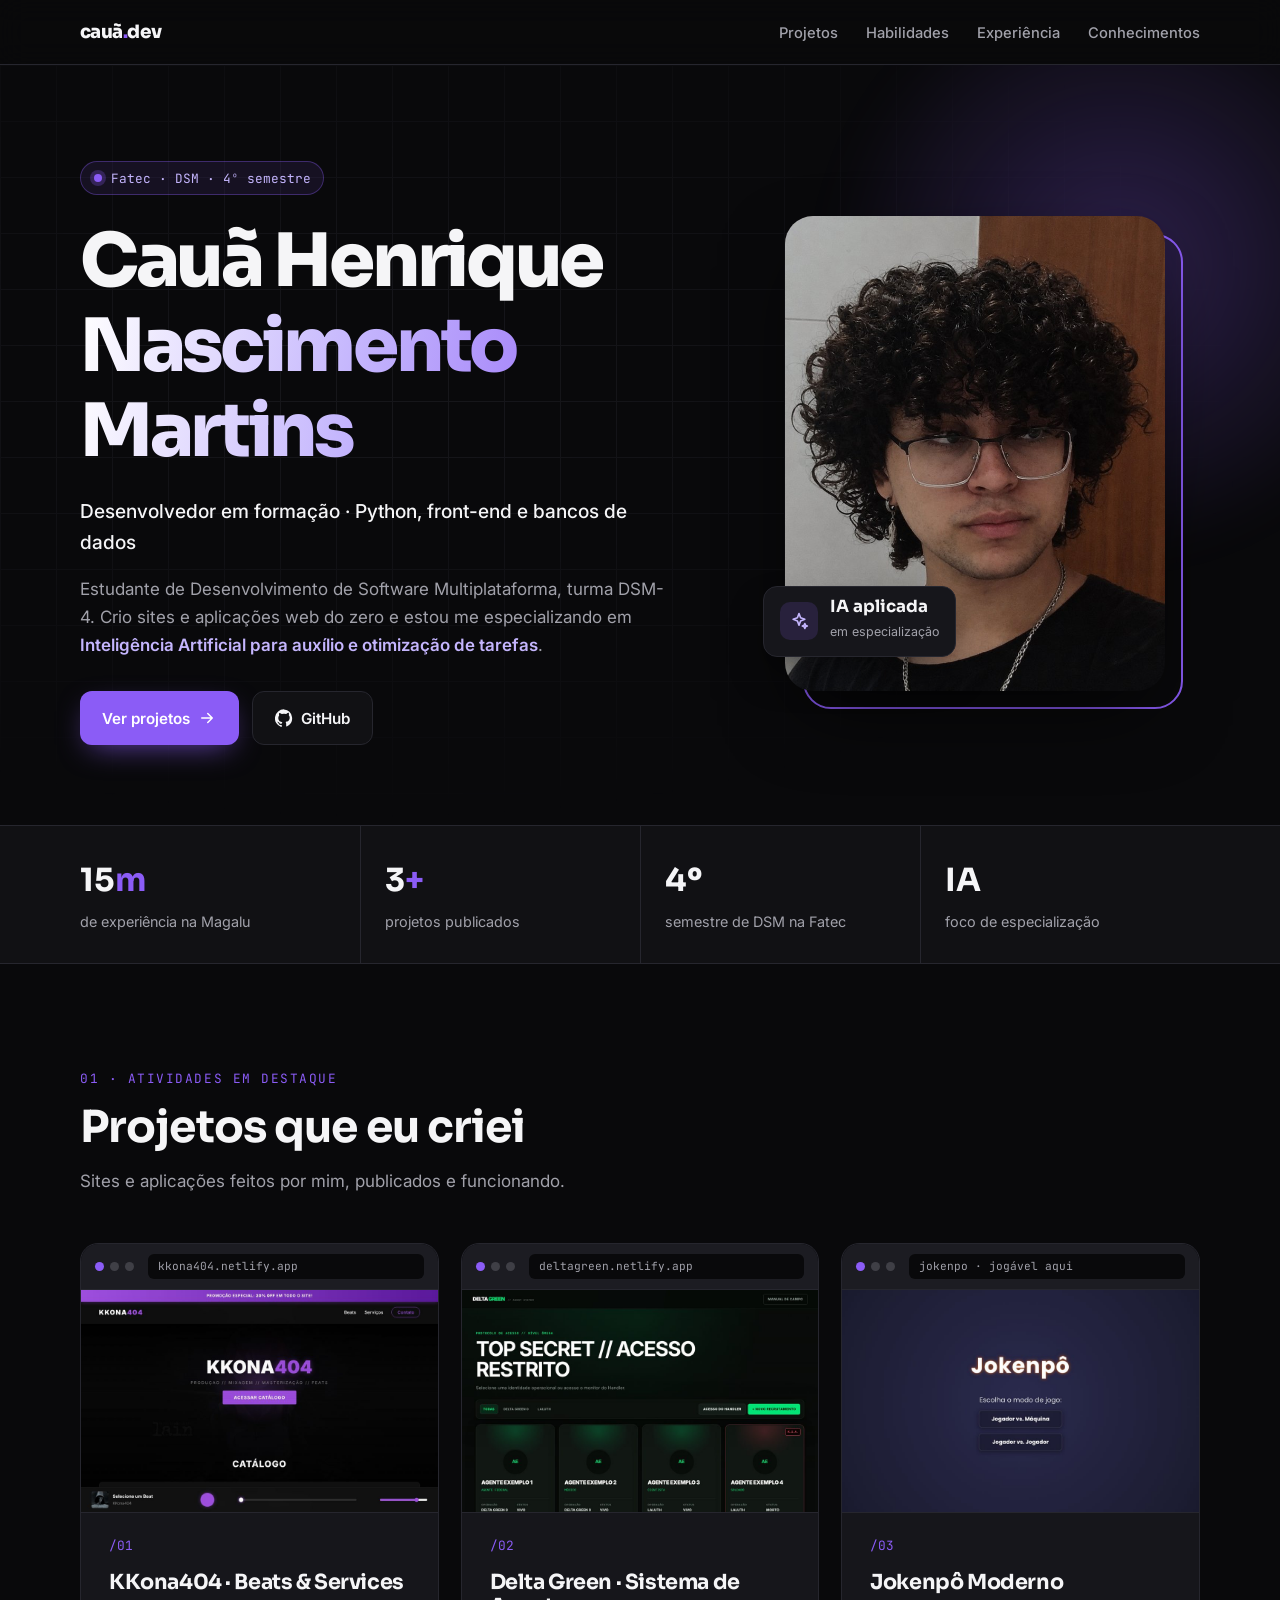
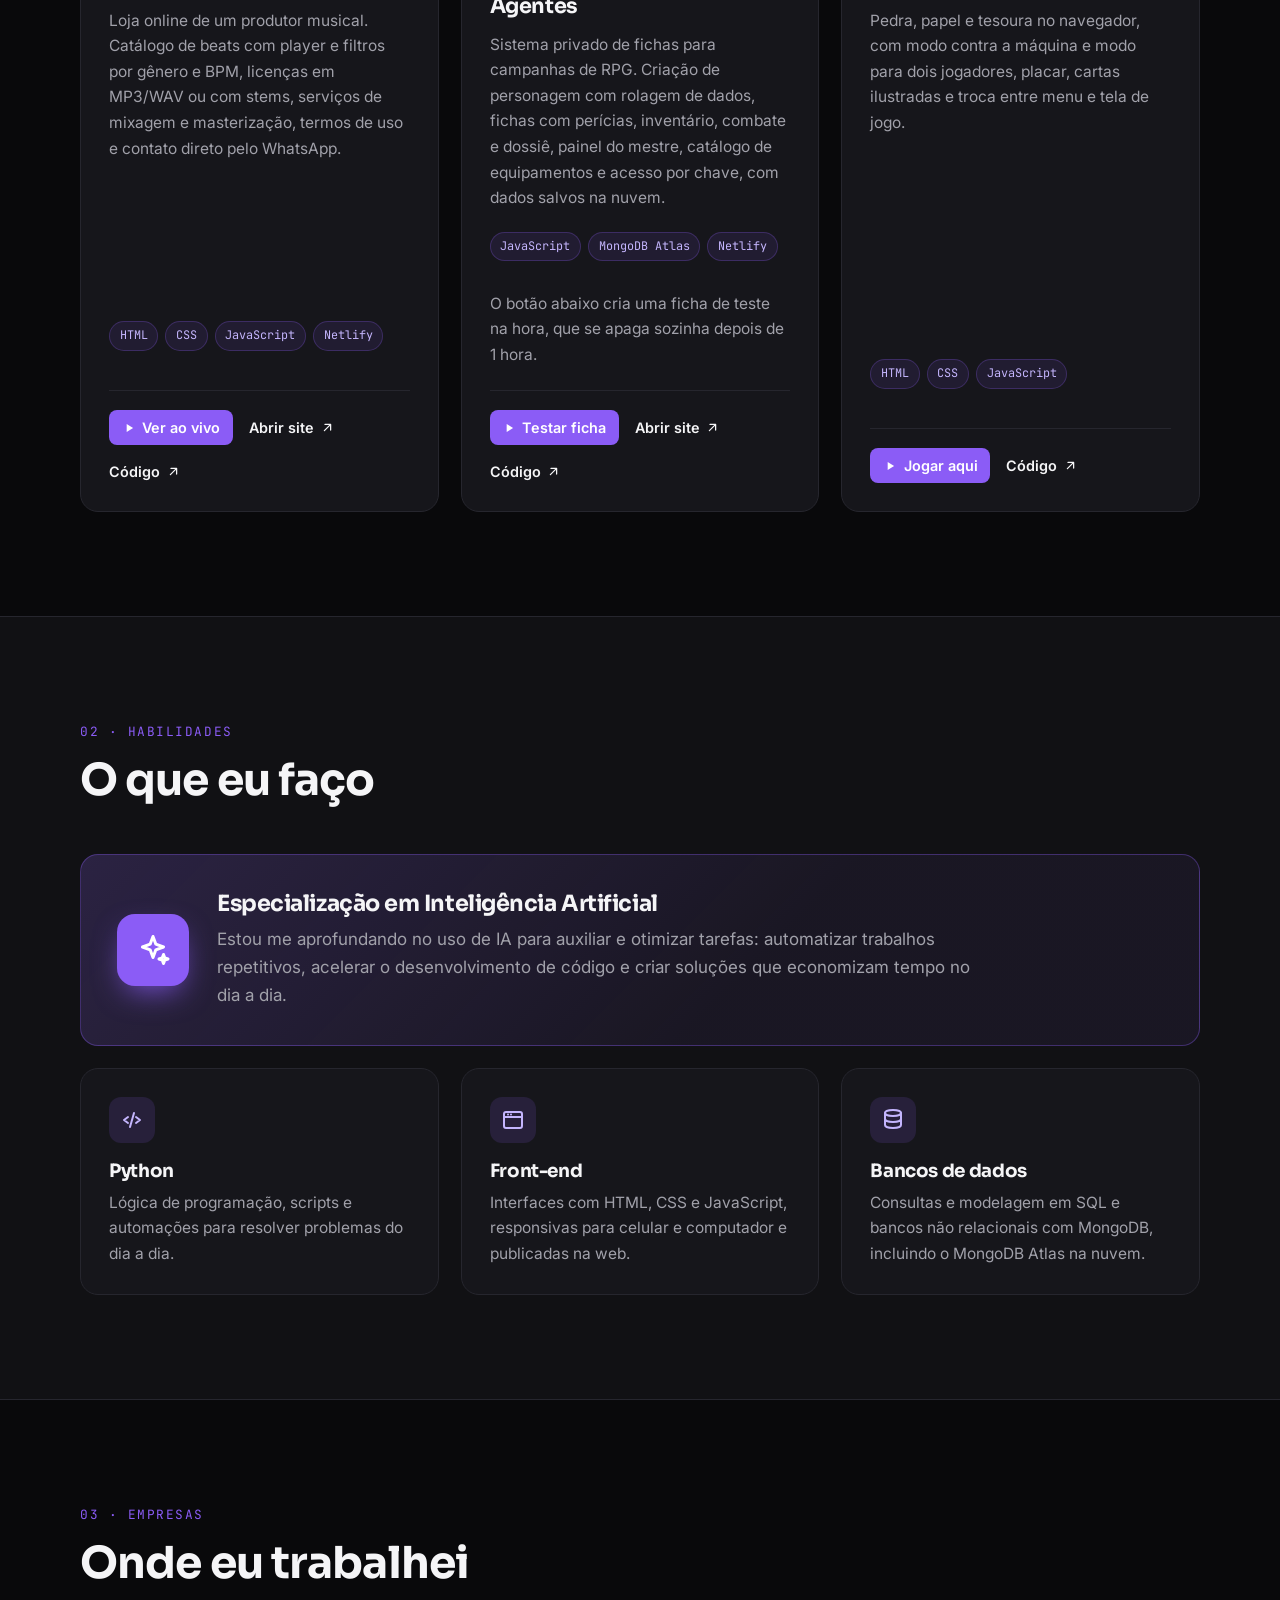
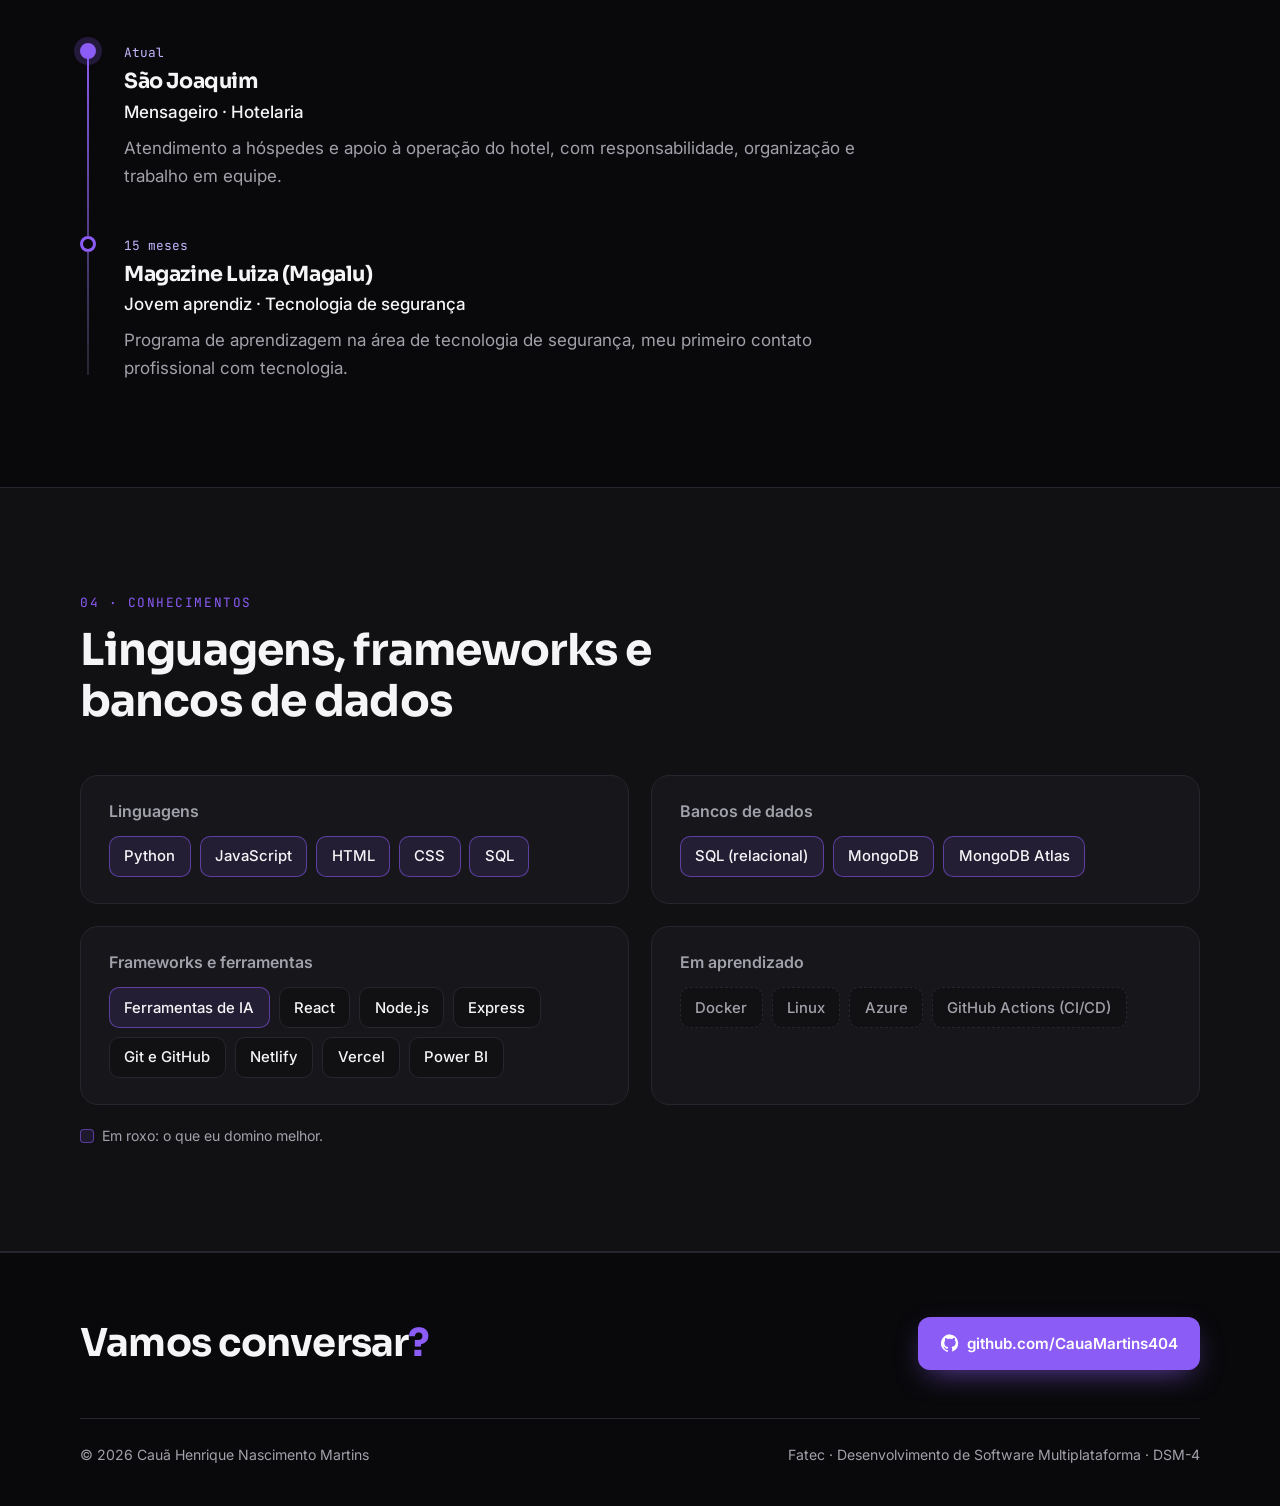
<file: index.html>
<!DOCTYPE html>
<html lang="pt-BR">
<head>
  <meta charset="UTF-8">
  <meta name="viewport" content="width=device-width, initial-scale=1">
  <title>Cauã Martins · Portfólio</title>
  <meta name="description" content="Portfólio de Cauã Henrique Nascimento Martins, estudante de Desenvolvimento de Software Multiplataforma na Fatec. Python, front-end, bancos de dados e IA aplicada.">
  <meta name="theme-color" content="#09090b">
  <link rel="preconnect" href="https://fonts.googleapis.com">
  <link rel="preconnect" href="https://fonts.gstatic.com" crossorigin>
  <link href="https://fonts.googleapis.com/css2?family=Sora:wght@500;600;700;800&family=Inter:wght@400;500;600&family=JetBrains+Mono:wght@500&display=swap" rel="stylesheet">
  <style>
    :root {
      --bg: #09090b;
      --bg-2: #111114;
      --surface: #16161b;
      --line: #26262e;
      --text: #f5f5f7;
      --muted: #a1a1aa;
      --purple: #8b5cf6;
      --purple-light: #c4b5fd;
      --radius: 18px;
      --wrap: 1120px;
      --font-head: "Sora", system-ui, sans-serif;
      --font-body: "Inter", system-ui, -apple-system, "Segoe UI", sans-serif;
      --font-mono: "JetBrains Mono", ui-monospace, Consolas, monospace;
    }

    *, *::before, *::after { box-sizing: border-box; }
    html { scroll-behavior: smooth; }
    body {
      margin: 0;
      background: var(--bg);
      color: var(--text);
      font-family: var(--font-body);
      font-size: 1.0625rem;
      line-height: 1.65;
      -webkit-font-smoothing: antialiased;
      overflow-x: hidden;
    }
    img { max-width: 100%; display: block; }
    a { color: inherit; }
    h1, h2, h3 { font-family: var(--font-head); line-height: 1.15; margin: 0; letter-spacing: -0.02em; }
    p { margin: 0; }

    .wrap { width: min(100% - 32px, var(--wrap)); margin-inline: auto; }

    .skip {
      position: absolute; left: 16px; top: -60px; z-index: 100;
      background: var(--purple); color: #fff; padding: .6rem 1rem; border-radius: 10px;
      text-decoration: none; font-weight: 600;
    }
    .skip:focus { top: 16px; }
    :focus-visible { outline: 2px solid var(--purple-light); outline-offset: 3px; border-radius: 6px; }

    /* ---------- Navegação ---------- */
    .nav {
      position: sticky; top: 0; z-index: 50;
      background: rgba(9, 9, 11, .78);
      backdrop-filter: blur(14px);
      -webkit-backdrop-filter: blur(14px);
      border-bottom: 1px solid var(--line);
    }
    .nav .wrap { display: flex; align-items: center; justify-content: space-between; height: 64px; }
    .logo {
      font-family: var(--font-head); font-weight: 800; font-size: 1.15rem;
      text-decoration: none; letter-spacing: -0.03em;
    }
    .logo span { color: var(--purple); }
    .nav ul { display: flex; gap: 1.75rem; list-style: none; margin: 0; padding: 0; }
    .nav ul a {
      text-decoration: none; color: var(--muted); font-size: .92rem; font-weight: 500;
      transition: color .2s;
    }
    .nav ul a:hover { color: var(--text); }

    /* ---------- Topo (nome + foto) ---------- */
    .hero { position: relative; padding: 96px 0 80px; isolation: isolate; overflow: hidden; }
    .hero::before {
      content: ""; position: absolute; z-index: -1;
      width: 640px; height: 640px; right: -160px; top: -120px;
      background: radial-gradient(circle, rgba(139, 92, 246, .28), transparent 65%);
      filter: blur(20px);
    }
    .hero::after {
      content: ""; position: absolute; inset: 0; z-index: -2;
      background-image:
        linear-gradient(var(--line) 1px, transparent 1px),
        linear-gradient(90deg, var(--line) 1px, transparent 1px);
      background-size: 56px 56px;
      mask-image: radial-gradient(ellipse at 30% 40%, #000 10%, transparent 70%);
      -webkit-mask-image: radial-gradient(ellipse at 30% 40%, #000 10%, transparent 70%);
      opacity: .45;
    }
    .hero .wrap {
      display: grid; grid-template-columns: 1.35fr 1fr; gap: 64px; align-items: center;
    }
    .tag {
      display: inline-flex; align-items: center; gap: .55rem;
      font-family: var(--font-mono); font-size: .8rem; color: var(--purple-light);
      background: rgba(139, 92, 246, .1); border: 1px solid rgba(139, 92, 246, .35);
      padding: .35rem .8rem; border-radius: 999px; margin-bottom: 1.5rem;
    }
    .tag .dot {
      width: 8px; height: 8px; border-radius: 50%; background: var(--purple);
      box-shadow: 0 0 0 4px rgba(139, 92, 246, .25);
    }
    .hero h1 {
      font-size: clamp(2.6rem, 6.2vw, 4.6rem); font-weight: 800; letter-spacing: -0.045em;
    }
    .hero h1 .destaque {
      display: block;
      background: linear-gradient(100deg, #fff 0%, var(--purple-light) 45%, var(--purple) 100%);
      -webkit-background-clip: text; background-clip: text; color: transparent;
    }
    .cargo { margin-top: 1.4rem; font-size: 1.2rem; color: var(--text); font-weight: 500; }
    .resumo { margin-top: 1rem; color: var(--muted); max-width: 54ch; }
    .resumo strong { color: var(--purple-light); font-weight: 600; }
    .acoes { display: flex; flex-wrap: wrap; gap: .8rem; margin-top: 2rem; }
    .btn {
      display: inline-flex; align-items: center; gap: .5rem;
      padding: .85rem 1.4rem; border-radius: 12px; text-decoration: none;
      font-weight: 600; font-size: .95rem; transition: transform .2s, background .2s, border-color .2s;
    }
    .btn-primario { background: var(--purple); color: #fff; box-shadow: 0 10px 30px -10px rgba(139, 92, 246, .7); }
    .btn-primario:hover { background: #7c3aed; transform: translateY(-2px); }
    .btn-secundario { border: 1px solid var(--line); color: var(--text); background: var(--bg-2); }
    .btn-secundario:hover { border-color: var(--purple); transform: translateY(-2px); }
    .btn svg { width: 18px; height: 18px; flex: none; }

    .foto-moldura { position: relative; justify-self: center; width: min(100%, 380px); }
    .foto-moldura::before {
      content: ""; position: absolute; inset: 18px -18px -18px 18px;
      border: 2px solid var(--purple); border-radius: 28px;
    }
    .foto-moldura img {
      position: relative; width: 100%; height: auto; aspect-ratio: 4 / 5; object-fit: cover; object-position: center 30%;
      border-radius: 28px; box-shadow: 0 30px 80px -20px rgba(0, 0, 0, .8);
    }
    .selo {
      position: absolute; left: -22px; bottom: 34px;
      background: var(--surface); border: 1px solid var(--line); border-radius: 14px;
      padding: .7rem 1rem; display: flex; align-items: center; gap: .7rem;
      box-shadow: 0 20px 40px -12px rgba(0, 0, 0, .7);
    }
    .selo b { font-family: var(--font-head); font-size: 1.05rem; display: block; line-height: 1.1; }
    .selo small { color: var(--muted); font-size: .78rem; }
    .selo .ico {
      width: 38px; height: 38px; border-radius: 10px; display: grid; place-items: center;
      background: rgba(139, 92, 246, .15); color: var(--purple-light);
    }
    .selo .ico svg { width: 20px; height: 20px; }

    /* ---------- Números ---------- */
    .numeros { border-block: 1px solid var(--line); background: var(--bg-2); }
    .numeros .wrap { display: grid; grid-template-columns: repeat(4, 1fr); }
    .numero { padding: 28px 24px; border-left: 1px solid var(--line); }
    .numero:first-child { border-left: 0; padding-left: 0; }
    .numero b { font-family: var(--font-head); font-size: 2rem; font-weight: 700; display: block; }
    .numero b span { color: var(--purple); }
    .numero small { color: var(--muted); font-size: .9rem; }

    /* ---------- Seções ---------- */
    section.bloco { padding: 104px 0; }
    section.alt { background: var(--bg-2); border-block: 1px solid var(--line); }
    .cabeca { margin-bottom: 48px; max-width: 680px; }
    .rotulo {
      font-family: var(--font-mono); font-size: .8rem; color: var(--purple);
      text-transform: uppercase; letter-spacing: .12em; margin-bottom: .8rem; display: block;
    }
    .cabeca h2 { font-size: clamp(2rem, 4vw, 2.75rem); font-weight: 700; }
    .cabeca p { color: var(--muted); margin-top: .9rem; }

    /* Destaque IA */
    .ia {
      display: grid; grid-template-columns: auto 1fr; gap: 28px; align-items: center;
      padding: 36px; border-radius: var(--radius); margin-bottom: 22px;
      background:
        linear-gradient(135deg, rgba(139, 92, 246, .18), rgba(91, 33, 182, .05) 60%),
        var(--surface);
      border: 1px solid rgba(139, 92, 246, .35);
    }
    .ia .ico-grande {
      width: 72px; height: 72px; border-radius: 18px; display: grid; place-items: center;
      background: var(--purple); color: #fff; box-shadow: 0 12px 30px -8px rgba(139, 92, 246, .8);
    }
    .ia .ico-grande svg { width: 36px; height: 36px; }
    .ia h3 { font-size: 1.4rem; }
    .ia p { color: var(--muted); margin-top: .5rem; max-width: 70ch; }

    /* Projetos */
    .projetos { display: grid; grid-template-columns: repeat(3, 1fr); gap: 22px; }
    .projeto {
      display: flex; flex-direction: column;
      background: var(--surface); border: 1px solid var(--line); border-radius: var(--radius);
      padding: 28px; transition: transform .25s, border-color .25s, box-shadow .25s;
    }
    .projeto:hover {
      transform: translateY(-6px); border-color: rgba(139, 92, 246, .6);
      box-shadow: 0 24px 50px -20px rgba(139, 92, 246, .45);
    }
    .projeto .num { font-family: var(--font-mono); font-size: .8rem; color: var(--purple); }
    .projeto h3 { font-size: 1.3rem; margin-top: .9rem; }
    .projeto p { color: var(--muted); margin-top: .8rem; font-size: .97rem; flex: 1; }
    .chips { display: flex; flex-wrap: wrap; gap: .45rem; margin-top: 1.3rem; padding: 0; list-style: none; }
    .chips li {
      font-family: var(--font-mono); font-size: .74rem; color: var(--purple-light);
      background: rgba(139, 92, 246, .1); border: 1px solid rgba(139, 92, 246, .25);
      padding: .25rem .6rem; border-radius: 999px;
    }
    .links { display: flex; gap: 1.2rem; margin-top: 1.4rem; padding-top: 1.2rem; border-top: 1px solid var(--line); }
    .links a {
      font-size: .9rem; font-weight: 600; text-decoration: none; display: inline-flex; align-items: center; gap: .35rem;
      transition: color .2s;
    }
    .links a:hover { color: var(--purple-light); }
    .links svg { width: 15px; height: 15px; }


    /* Prévia dos projetos */
    .previa {
      margin: -28px -28px 22px; border-bottom: 1px solid var(--line);
      border-radius: var(--radius) var(--radius) 0 0; overflow: hidden; background: var(--bg-2);
    }
    .barra {
      display: flex; align-items: center; gap: 6px; padding: 10px 14px;
      background: #1c1c22; border-bottom: 1px solid var(--line);
    }
    .barra i { width: 9px; height: 9px; border-radius: 50%; background: #3f3f46; }
    .barra i:first-child { background: var(--purple); }
    .barra span {
      margin-left: 8px; flex: 1; font-family: var(--font-mono); font-size: .7rem; color: var(--muted);
      background: var(--bg); border-radius: 6px; padding: 3px 10px;
      white-space: nowrap; overflow: hidden; text-overflow: ellipsis;
    }
    .tela { aspect-ratio: 16 / 10; overflow: hidden; }
    .tela img { width: 100%; height: 100%; object-fit: cover; object-position: top; transition: transform .6s ease; }
    .projeto:hover .tela img { transform: scale(1.04); }
    .ao-vivo {
      font: inherit; font-size: .9rem; font-weight: 600; cursor: pointer;
      background: var(--purple); color: #fff; border: 0; border-radius: 8px;
      padding: .35rem .8rem; display: inline-flex; align-items: center; gap: .4rem; transition: background .2s;
    }
    .ao-vivo:hover { background: #7c3aed; }
    .ao-vivo svg { width: 14px; height: 14px; }
    .links { align-items: center; flex-wrap: wrap; gap: .9rem 1rem; }
    .obs { font-size: .78rem; color: var(--muted); margin-top: .6rem; }

    /* Janela da prévia ao vivo */
    dialog.janela {
      width: min(1200px, 100% - 24px); height: min(820px, 100dvh - 24px); max-width: none; max-height: none;
      padding: 0; border: 1px solid var(--line); border-radius: 16px; background: var(--bg-2); color: var(--text);
      overflow: hidden; box-shadow: 0 40px 120px -20px rgba(0, 0, 0, .9);
    }
    dialog.janela::backdrop { background: rgba(5, 5, 8, .75); backdrop-filter: blur(6px); }
    .janela-topo {
      display: flex; align-items: center; gap: 12px; padding: 10px 12px 10px 18px;
      border-bottom: 1px solid var(--line); background: #1c1c22;
    }
    .janela-topo strong { font-family: var(--font-head); font-size: 1rem; flex: 1; min-width: 0; overflow: hidden; text-overflow: ellipsis; white-space: nowrap; }
    .janela-topo a { font-size: .85rem; color: var(--purple-light); text-decoration: none; font-weight: 600; white-space: nowrap; }
    .fechar {
      background: var(--surface); color: var(--text); border: 1px solid var(--line); border-radius: 8px;
      width: 36px; height: 36px; font-size: 1.3rem; line-height: 1; cursor: pointer;
    }
    .fechar:hover { border-color: var(--purple); }
    .janela iframe { width: 100%; height: calc(100% - 57px); border: 0; display: block; background: #000; }

    /* Habilidades */
    .habilidades { display: grid; grid-template-columns: repeat(3, 1fr); gap: 22px; }
    .hab { background: var(--surface); border: 1px solid var(--line); border-radius: var(--radius); padding: 28px; }
    .hab .ico {
      width: 46px; height: 46px; border-radius: 12px; display: grid; place-items: center;
      background: rgba(139, 92, 246, .14); color: var(--purple-light); margin-bottom: 1.1rem;
    }
    .hab .ico svg { width: 24px; height: 24px; }
    .hab h3 { font-size: 1.15rem; }
    .hab p { color: var(--muted); margin-top: .5rem; font-size: .97rem; }

    /* Empresas */
    .linha-tempo { list-style: none; margin: 0; padding: 0; position: relative; max-width: 820px; }
    .linha-tempo::before {
      content: ""; position: absolute; left: 7px; top: 8px; bottom: 8px; width: 2px;
      background: linear-gradient(var(--purple), var(--line));
    }
    .linha-tempo li { position: relative; padding-left: 44px; padding-bottom: 40px; }
    .linha-tempo li:last-child { padding-bottom: 0; }
    .linha-tempo li::before {
      content: ""; position: absolute; left: 0; top: 6px; width: 16px; height: 16px; border-radius: 50%;
      background: var(--bg); border: 3px solid var(--purple);
    }
    .linha-tempo li.atual::before { background: var(--purple); box-shadow: 0 0 0 6px rgba(139, 92, 246, .2); }
    .periodo { font-family: var(--font-mono); font-size: .8rem; color: var(--purple-light); }
    .linha-tempo h3 { font-size: 1.3rem; margin-top: .35rem; }
    .linha-tempo .funcao { color: var(--text); font-weight: 500; margin-top: .2rem; }
    .linha-tempo p.desc { color: var(--muted); margin-top: .5rem; }

    /* Conhecimentos */
    .conhecimentos { display: grid; grid-template-columns: repeat(2, 1fr); gap: 22px; }
    .grupo { background: var(--surface); border: 1px solid var(--line); border-radius: var(--radius); padding: 26px 28px; }
    .grupo h3 { font-size: 1rem; color: var(--muted); font-weight: 600; font-family: var(--font-body); letter-spacing: 0; }
    .grupo ul { list-style: none; padding: 0; margin: 1rem 0 0; display: flex; flex-wrap: wrap; gap: .55rem; }
    .grupo li {
      padding: .45rem .9rem; border-radius: 10px; font-size: .93rem; font-weight: 500;
      background: var(--bg-2); border: 1px solid var(--line);
    }
    .grupo li.forte { border-color: rgba(139, 92, 246, .55); background: rgba(139, 92, 246, .12); }
    .grupo.aprendendo li { color: var(--muted); border-style: dashed; }
    .legenda { margin-top: 1.2rem; color: var(--muted); font-size: .88rem; display: flex; align-items: center; gap: .5rem; }
    .legenda i {
      width: 14px; height: 14px; border-radius: 4px; display: inline-block;
      border: 1px solid rgba(139, 92, 246, .55); background: rgba(139, 92, 246, .12);
    }

    /* Rodapé */
    footer { border-top: 1px solid var(--line); padding: 64px 0 40px; }
    .contato { display: flex; justify-content: space-between; align-items: center; gap: 24px; flex-wrap: wrap; }
    .contato h2 { font-size: clamp(1.7rem, 3.5vw, 2.4rem); }
    .contato h2 span { color: var(--purple); }
    .assinatura {
      margin-top: 48px; padding-top: 24px; border-top: 1px solid var(--line);
      display: flex; justify-content: space-between; flex-wrap: wrap; gap: 8px;
      color: var(--muted); font-size: .88rem;
    }

    /* Animação de entrada (só com JavaScript ativo) */
    @media (prefers-reduced-motion: no-preference) {
      .js .surgir { opacity: 0; transform: translateY(24px); transition: opacity .7s ease, transform .7s ease; }
      .js .surgir.visivel { opacity: 1; transform: none; }
    }
    @media (prefers-reduced-motion: reduce) {
      html { scroll-behavior: auto; }
      * { transition: none !important; }
    }

    /* ---------- Responsivo ---------- */
    @media (max-width: 960px) {
      .hero .wrap { grid-template-columns: 1fr; gap: 56px; }
      .foto-moldura { order: -1; width: min(78%, 320px); }
      .projetos, .habilidades { grid-template-columns: 1fr 1fr; }
      .numeros .wrap { grid-template-columns: 1fr 1fr; }
      .numero:nth-child(3) { border-left: 0; padding-left: 0; }
      .numero:nth-child(n+3) { border-top: 1px solid var(--line); }
    }
    @media (max-width: 680px) {
      body { font-size: 1rem; }
      .nav ul { display: none; }
      .hero { padding: 56px 0 64px; }
      .hero::before { width: 420px; height: 420px; right: -200px; }
      .selo { left: -10px; bottom: 20px; }
      section.bloco { padding: 72px 0; }
      .projetos, .habilidades, .conhecimentos { grid-template-columns: 1fr; }
      .ia { grid-template-columns: 1fr; padding: 28px; }
      .numero { padding: 22px 16px; }
    }
  </style>
  <script>document.documentElement.classList.add('js');</script>
</head>
<body>
  <a class="skip" href="#conteudo">Pular para o conteúdo</a>

  <header class="nav">
    <div class="wrap">
      <a class="logo" href="#topo" aria-label="Início">cauã<span>.</span>dev</a>
      <nav aria-label="Seções">
        <ul>
          <li><a href="#projetos">Projetos</a></li>
          <li><a href="#habilidades">Habilidades</a></li>
          <li><a href="#experiencia">Experiência</a></li>
          <li><a href="#conhecimentos">Conhecimentos</a></li>
        </ul>
      </nav>
    </div>
  </header>

  <main id="conteudo">
    <!-- ===== NOME + FOTO ===== -->
    <section class="hero" id="topo" aria-labelledby="nome">
      <div class="wrap">
        <div>
          <span class="tag"><span class="dot" aria-hidden="true"></span>Fatec · DSM · 4º semestre</span>
          <h1 id="nome">Cauã Henrique <span class="destaque">Nascimento Martins</span></h1>
          <p class="cargo">Desenvolvedor em formação · Python, front-end e bancos de dados</p>
          <p class="resumo">
            Estudante de Desenvolvimento de Software Multiplataforma, turma DSM-4.
            Crio sites e aplicações web do zero e estou me especializando em
            <strong>Inteligência Artificial para auxílio e otimização de tarefas</strong>.
          </p>
          <div class="acoes">
            <a class="btn btn-primario" href="#projetos">
              Ver projetos
              <svg viewBox="0 0 24 24" fill="none" stroke="currentColor" stroke-width="2" stroke-linecap="round" stroke-linejoin="round" aria-hidden="true"><path d="M5 12h14M13 6l6 6-6 6"/></svg>
            </a>
            <a class="btn btn-secundario" href="https://github.com/CauaMartins404" target="_blank" rel="noopener">
              <svg viewBox="0 0 24 24" fill="currentColor" aria-hidden="true"><path d="M12 .5a12 12 0 0 0-3.8 23.4c.6.1.8-.3.8-.6v-2.1c-3.3.7-4-1.6-4-1.6-.6-1.4-1.4-1.8-1.4-1.8-1.1-.8.1-.7.1-.7 1.2.1 1.9 1.2 1.9 1.2 1.1 1.8 2.8 1.3 3.5 1 .1-.8.4-1.3.8-1.6-2.7-.3-5.5-1.3-5.5-5.9 0-1.3.5-2.4 1.2-3.2-.1-.3-.5-1.5.1-3.2 0 0 1-.3 3.3 1.2a11.5 11.5 0 0 1 6 0C17.3 4.6 18.3 5 18.3 5c.6 1.7.2 2.9.1 3.2.8.8 1.2 1.9 1.2 3.2 0 4.6-2.8 5.6-5.5 5.9.4.4.8 1.1.8 2.2v3.3c0 .3.2.7.8.6A12 12 0 0 0 12 .5Z"/></svg>
              GitHub
            </a>
          </div>
        </div>

        <div class="foto-moldura">
          <img src="foto.jpg" alt="Foto de Cauã Henrique Nascimento Martins" width="720" height="911">
          <div class="selo">
            <span class="ico" aria-hidden="true">
              <svg viewBox="0 0 24 24" fill="none" stroke="currentColor" stroke-width="2" stroke-linecap="round" stroke-linejoin="round"><path d="M12 3l1.9 5.1L19 10l-5.1 1.9L12 17l-1.9-5.1L5 10l5.1-1.9z"/><path d="M19 15l.8 2.2L22 18l-2.2.8L19 21l-.8-2.2L16 18l2.2-.8z"/></svg>
            </span>
            <span><b>IA aplicada</b><small>em especialização</small></span>
          </div>
        </div>
      </div>
    </section>

    <!-- ===== NÚMEROS ===== -->
    <div class="numeros" aria-label="Resumo">
      <div class="wrap">
        <div class="numero"><b>15<span>m</span></b><small>de experiência na Magalu</small></div>
        <div class="numero"><b>3<span>+</span></b><small>projetos publicados</small></div>
        <div class="numero"><b>4º</b><small>semestre de DSM na Fatec</small></div>
        <div class="numero"><b>IA</b><small>foco de especialização</small></div>
      </div>
    </div>

    <!-- ===== ATIVIDADES EM DESTAQUE ===== -->
    <section class="bloco" id="projetos" aria-labelledby="t-projetos">
      <div class="wrap">
        <div class="cabeca surgir">
          <span class="rotulo">01 · Atividades em destaque</span>
          <h2 id="t-projetos">Projetos que eu criei</h2>
          <p>Sites e aplicações feitos por mim, publicados e funcionando.</p>
        </div>

        <div class="projetos">
          <article class="projeto surgir">
            <figure class="previa">
              <div class="barra" aria-hidden="true"><i></i><i></i><i></i><span>kkona404.netlify.app</span></div>
              <div class="tela"><img src="img/previa-kkona.jpg" alt="Tela inicial do site KKona404 com o catálogo de beats" loading="lazy" width="960" height="600"></div>
            </figure>
            <span class="num">/01</span>
            <h3>KKona404 · Beats &amp; Services</h3>
            <p>
              Loja online de um produtor musical. Catálogo de beats com player e filtros por
              gênero e BPM, licenças em MP3/WAV ou com stems, serviços de mixagem e
              masterização, termos de uso e contato direto pelo WhatsApp.
            </p>
            <ul class="chips"><li>HTML</li><li>CSS</li><li>JavaScript</li><li>Netlify</li></ul>
            <div class="links">
              <button class="ao-vivo" type="button" data-titulo="KKona404 · Beats &amp; Services" data-src="https://kkona404.netlify.app"><svg viewBox="0 0 24 24" fill="currentColor" aria-hidden="true"><path d="M8 5v14l11-7z"/></svg>Ver ao vivo</button>
              <a href="https://kkona404.netlify.app" target="_blank" rel="noopener">Abrir site
                <svg viewBox="0 0 24 24" fill="none" stroke="currentColor" stroke-width="2" stroke-linecap="round" stroke-linejoin="round" aria-hidden="true"><path d="M7 17 17 7M8 7h9v9"/></svg></a>
              <a href="https://github.com/CauaMartins404/ProdKKona404" target="_blank" rel="noopener">Código
                <svg viewBox="0 0 24 24" fill="none" stroke="currentColor" stroke-width="2" stroke-linecap="round" stroke-linejoin="round" aria-hidden="true"><path d="M7 17 17 7M8 7h9v9"/></svg></a>
            </div>
          </article>

          <article class="projeto surgir">
            <figure class="previa">
              <div class="barra" aria-hidden="true"><i></i><i></i><i></i><span>deltagreen.netlify.app</span></div>
              <div class="tela"><img src="img/previa-delta.jpg" alt="Tela de seleção de agentes do sistema Delta Green" loading="lazy" width="960" height="600"></div>
            </figure>
            <span class="num">/02</span>
            <h3>Delta Green · Sistema de Agentes</h3>
            <p>
              Sistema privado de fichas para campanhas de RPG. Criação de personagem com rolagem
              de dados, fichas com perícias, inventário, combate e dossiê, painel do mestre,
              catálogo de equipamentos e acesso por chave, com dados salvos na nuvem.
            </p>
            <ul class="chips"><li>JavaScript</li><li>MongoDB Atlas</li><li>Netlify</li></ul>
            <p class="obs">O botão abaixo cria uma ficha de teste na hora, que se apaga sozinha depois de 1 hora.</p>
            <div class="links">
              <a class="ao-vivo" href="https://deltagreen.netlify.app/?demo" target="_blank" rel="noopener"><svg viewBox="0 0 24 24" fill="currentColor" aria-hidden="true"><path d="M8 5v14l11-7z"/></svg>Testar ficha</a>
              <a href="https://deltagreen.netlify.app" target="_blank" rel="noopener">Abrir site
                <svg viewBox="0 0 24 24" fill="none" stroke="currentColor" stroke-width="2" stroke-linecap="round" stroke-linejoin="round" aria-hidden="true"><path d="M7 17 17 7M8 7h9v9"/></svg></a>
              <a href="https://github.com/CauaMartins404/deltagreensheet" target="_blank" rel="noopener">Código
                <svg viewBox="0 0 24 24" fill="none" stroke="currentColor" stroke-width="2" stroke-linecap="round" stroke-linejoin="round" aria-hidden="true"><path d="M7 17 17 7M8 7h9v9"/></svg></a>
            </div>
          </article>

          <article class="projeto surgir">
            <figure class="previa">
              <div class="barra" aria-hidden="true"><i></i><i></i><i></i><span>jokenpo · jogável aqui</span></div>
              <div class="tela"><img src="img/previa-jokenpo.jpg" alt="Menu inicial do jogo Jokenpô" loading="lazy" width="960" height="600"></div>
            </figure>
            <span class="num">/03</span>
            <h3>Jokenpô Moderno</h3>
            <p>
              Pedra, papel e tesoura no navegador, com modo contra a máquina e modo
              para dois jogadores, placar, cartas ilustradas e troca entre menu e tela de jogo.
            </p>
            <ul class="chips"><li>HTML</li><li>CSS</li><li>JavaScript</li></ul>
            <div class="links">
              <button class="ao-vivo" type="button" data-titulo="Jokenpô Moderno" data-src="jokenpo/index.html"><svg viewBox="0 0 24 24" fill="currentColor" aria-hidden="true"><path d="M8 5v14l11-7z"/></svg>Jogar aqui</button>
              <a href="https://github.com/CauaMartins404/JokenpoHTML" target="_blank" rel="noopener">Código
                <svg viewBox="0 0 24 24" fill="none" stroke="currentColor" stroke-width="2" stroke-linecap="round" stroke-linejoin="round" aria-hidden="true"><path d="M7 17 17 7M8 7h9v9"/></svg></a>
            </div>
          </article>
        </div>
      </div>
    </section>

    <!-- ===== HABILIDADES ===== -->
    <section class="bloco alt" id="habilidades" aria-labelledby="t-habilidades">
      <div class="wrap">
        <div class="cabeca surgir">
          <span class="rotulo">02 · Habilidades</span>
          <h2 id="t-habilidades">O que eu faço</h2>
        </div>

        <div class="ia surgir">
          <span class="ico-grande" aria-hidden="true">
            <svg viewBox="0 0 24 24" fill="none" stroke="currentColor" stroke-width="2" stroke-linecap="round" stroke-linejoin="round"><path d="M12 3l1.9 5.1L19 10l-5.1 1.9L12 17l-1.9-5.1L5 10l5.1-1.9z"/><path d="M19 15l.8 2.2L22 18l-2.2.8L19 21l-.8-2.2L16 18l2.2-.8z"/></svg>
          </span>
          <div>
            <h3>Especialização em Inteligência Artificial</h3>
            <p>
              Estou me aprofundando no uso de IA para auxiliar e otimizar tarefas: automatizar
              trabalhos repetitivos, acelerar o desenvolvimento de código e criar soluções
              que economizam tempo no dia a dia.
            </p>
          </div>
        </div>

        <div class="habilidades">
          <div class="hab surgir">
            <span class="ico" aria-hidden="true">
              <svg viewBox="0 0 24 24" fill="none" stroke="currentColor" stroke-width="2" stroke-linecap="round" stroke-linejoin="round"><path d="m8 9-4 3 4 3M16 9l4 3-4 3M14 5l-4 14"/></svg>
            </span>
            <h3>Python</h3>
            <p>Lógica de programação, scripts e automações para resolver problemas do dia a dia.</p>
          </div>
          <div class="hab surgir">
            <span class="ico" aria-hidden="true">
              <svg viewBox="0 0 24 24" fill="none" stroke="currentColor" stroke-width="2" stroke-linecap="round" stroke-linejoin="round"><rect x="3" y="4" width="18" height="16" rx="2"/><path d="M3 9h18M7 6.5h.01M10 6.5h.01"/></svg>
            </span>
            <h3>Front-end</h3>
            <p>Interfaces com HTML, CSS e JavaScript, responsivas para celular e computador e publicadas na web.</p>
          </div>
          <div class="hab surgir">
            <span class="ico" aria-hidden="true">
              <svg viewBox="0 0 24 24" fill="none" stroke="currentColor" stroke-width="2" stroke-linecap="round" stroke-linejoin="round"><ellipse cx="12" cy="5" rx="8" ry="3"/><path d="M4 5v6c0 1.7 3.6 3 8 3s8-1.3 8-3V5M4 11v6c0 1.7 3.6 3 8 3s8-1.3 8-3v-6"/></svg>
            </span>
            <h3>Bancos de dados</h3>
            <p>Consultas e modelagem em SQL e bancos não relacionais com MongoDB, incluindo o MongoDB Atlas na nuvem.</p>
          </div>
        </div>
      </div>
    </section>

    <!-- ===== EMPRESAS ===== -->
    <section class="bloco" id="experiencia" aria-labelledby="t-experiencia">
      <div class="wrap">
        <div class="cabeca surgir">
          <span class="rotulo">03 · Empresas</span>
          <h2 id="t-experiencia">Onde eu trabalhei</h2>
        </div>

        <ol class="linha-tempo">
          <li class="atual surgir">
            <span class="periodo">Atual</span>
            <h3>São Joaquim</h3>
            <p class="funcao">Mensageiro · Hotelaria</p>
            <p class="desc">Atendimento a hóspedes e apoio à operação do hotel, com responsabilidade, organização e trabalho em equipe.</p>
          </li>
          <li class="surgir">
            <span class="periodo">15 meses</span>
            <h3>Magazine Luiza (Magalu)</h3>
            <p class="funcao">Jovem aprendiz · Tecnologia de segurança</p>
            <p class="desc">Programa de aprendizagem na área de tecnologia de segurança, meu primeiro contato profissional com tecnologia.</p>
          </li>
        </ol>
      </div>
    </section>

    <!-- ===== CONHECIMENTOS ===== -->
    <section class="bloco alt" id="conhecimentos" aria-labelledby="t-conhecimentos">
      <div class="wrap">
        <div class="cabeca surgir">
          <span class="rotulo">04 · Conhecimentos</span>
          <h2 id="t-conhecimentos">Linguagens, frameworks e bancos de dados</h2>
        </div>

        <div class="conhecimentos">
          <div class="grupo surgir">
            <h3>Linguagens</h3>
            <ul>
              <li class="forte">Python</li>
              <li class="forte">JavaScript</li>
              <li class="forte">HTML</li>
              <li class="forte">CSS</li>
              <li class="forte">SQL</li>
            </ul>
          </div>
          <div class="grupo surgir">
            <h3>Bancos de dados</h3>
            <ul>
              <li class="forte">SQL (relacional)</li>
              <li class="forte">MongoDB</li>
              <li class="forte">MongoDB Atlas</li>
            </ul>
          </div>
          <div class="grupo surgir">
            <h3>Frameworks e ferramentas</h3>
            <ul>
              <li class="forte">Ferramentas de IA</li>
              <li>React</li>
              <li>Node.js</li>
              <li>Express</li>
              <li>Git e GitHub</li>
              <li>Netlify</li>
              <li>Vercel</li>
              <li>Power BI</li>
            </ul>
          </div>
          <div class="grupo aprendendo surgir">
            <h3>Em aprendizado</h3>
            <ul>
              <li>Docker</li>
              <li>Linux</li>
              <li>Azure</li>
              <li>GitHub Actions (CI/CD)</li>
            </ul>
          </div>
        </div>
        <p class="legenda"><i aria-hidden="true"></i>Em roxo: o que eu domino melhor.</p>
      </div>
    </section>
  </main>

  <footer>
    <div class="wrap">
      <div class="contato">
        <h2>Vamos conversar<span>?</span></h2>
        <a class="btn btn-primario" href="https://github.com/CauaMartins404" target="_blank" rel="noopener">
          <svg viewBox="0 0 24 24" fill="currentColor" aria-hidden="true"><path d="M12 .5a12 12 0 0 0-3.8 23.4c.6.1.8-.3.8-.6v-2.1c-3.3.7-4-1.6-4-1.6-.6-1.4-1.4-1.8-1.4-1.8-1.1-.8.1-.7.1-.7 1.2.1 1.9 1.2 1.9 1.2 1.1 1.8 2.8 1.3 3.5 1 .1-.8.4-1.3.8-1.6-2.7-.3-5.5-1.3-5.5-5.9 0-1.3.5-2.4 1.2-3.2-.1-.3-.5-1.5.1-3.2 0 0 1-.3 3.3 1.2a11.5 11.5 0 0 1 6 0C17.3 4.6 18.3 5 18.3 5c.6 1.7.2 2.9.1 3.2.8.8 1.2 1.9 1.2 3.2 0 4.6-2.8 5.6-5.5 5.9.4.4.8 1.1.8 2.2v3.3c0 .3.2.7.8.6A12 12 0 0 0 12 .5Z"/></svg>
          github.com/CauaMartins404
        </a>
      </div>
      <div class="assinatura">
        <span>© 2026 Cauã Henrique Nascimento Martins</span>
        <span>Fatec · Desenvolvimento de Software Multiplataforma · DSM-4</span>
      </div>
    </div>
  </footer>


  <dialog class="janela" id="janela" aria-labelledby="janela-titulo">
    <div class="janela-topo">
      <strong id="janela-titulo">Prévia</strong>
      <a id="janela-link" href="#" target="_blank" rel="noopener">Abrir em nova aba ↗</a>
      <button class="fechar" type="button" id="janela-fechar" aria-label="Fechar prévia">×</button>
    </div>
    <iframe id="janela-frame" title="Prévia do projeto" loading="lazy"></iframe>
  </dialog>

  <script>
    // Faz os blocos aparecerem suavemente ao rolar a página
    (function () {
      var itens = document.querySelectorAll('.surgir');
      if (!('IntersectionObserver' in window)) {
        itens.forEach(function (el) { el.classList.add('visivel'); });
        return;
      }
      var obs = new IntersectionObserver(function (entradas) {
        entradas.forEach(function (e) {
          if (e.isIntersecting) { e.target.classList.add('visivel'); obs.unobserve(e.target); }
        });
      }, { threshold: 0.12 });
      itens.forEach(function (el) { obs.observe(el); });
    })();
    // Prévia ao vivo dos projetos
    (function () {
      var janela = document.getElementById('janela');
      var frame = document.getElementById('janela-frame');
      var titulo = document.getElementById('janela-titulo');
      var link = document.getElementById('janela-link');
      document.querySelectorAll('.ao-vivo').forEach(function (btn) {
        btn.addEventListener('click', function () {
          var src = btn.getAttribute('data-src');
          titulo.textContent = btn.getAttribute('data-titulo');
          link.href = src;
          frame.src = src;
          if (janela.showModal) { janela.showModal(); } else { window.open(src, '_blank'); }
        });
      });
      function fechar() { janela.close(); }
      document.getElementById('janela-fechar').addEventListener('click', fechar);
      janela.addEventListener('click', function (e) { if (e.target === janela) fechar(); });
      janela.addEventListener('close', function () { frame.src = 'about:blank'; });
    })();

  </script>
</body>
</html>
</file>
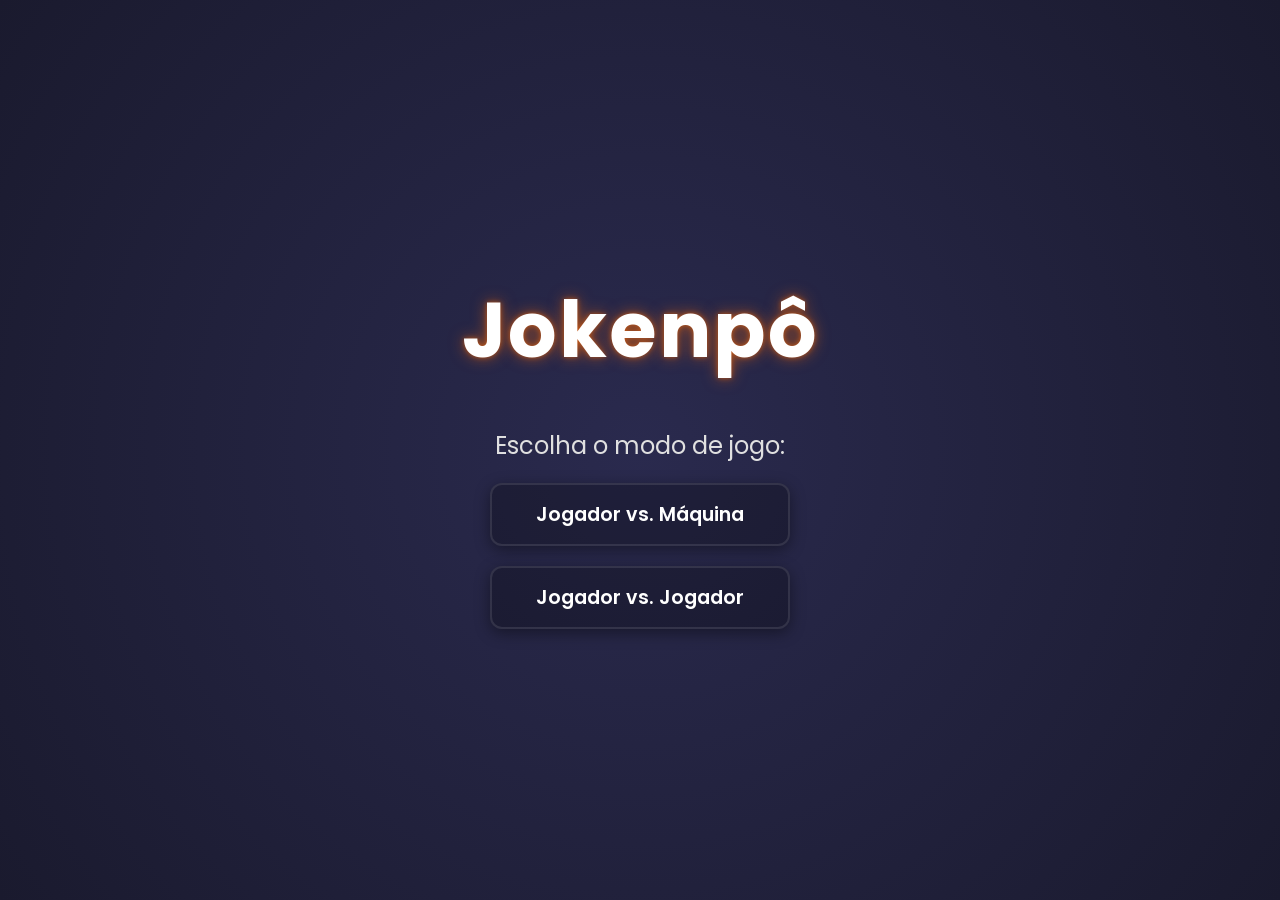
<file: jokenpo/index.html>
<!DOCTYPE html>
<html lang="pt-br">
<head>
    <meta charset="UTF-8" />
    <meta name="viewport" content="width=device-width, initial-scale=1.0">
    <title>Jokenpô Moderno</title>
    <!-- Fonte do Google -->
    <link href="https://fonts.googleapis.com/css2?family=Poppins:wght@400;600;700&display=swap" rel="stylesheet">
    <!-- Link para o seu arquivo CSS -->
    <link rel="stylesheet" href="style.css">
</head>
<body>

    <!-- TELA DE MENU INICIAL -->
    <main id="menu-inicial" class="container">
        <h1>Jokenpô</h1>
        <div class="menu-opcoes">
            <h2>Escolha o modo de jogo:</h2>
            <button id="btn-maquina" class="btn-menu">Jogador vs. Máquina</button>
            <button id="btn-jogador" class="btn-menu">Jogador vs. Jogador</button>
        </div>
    </main>

    <!-- TELA DO JOGO (COMEÇA ESCONDIDA) -->
    <main id="tela-jogo" class="container escondido">
        
        <div class="header-jogo">
            <h1 class="titulo-jogo">Jokenpô</h1>
            <button id="btn-voltar" class="btn-voltar">‹ Voltar ao Menu</button>
        </div>

        <div class="resultado-mensagem" id="resultado-mensagem">Faça sua jogada!</div>

        <div class="jogo-area" id="jogo-area">
            <div class="escolha" id="escolha-jogador1">
                <!-- A escolha do jogador 1 aparece aqui -->
            </div>
            <div class="vs">
                <img src="vs.png" alt="Versus">
            </div>
            <div class="escolha" id="escolha-jogador2">
                <!-- A escolha do computador/jogador 2 aparece aqui -->
            </div>
        </div>

        <div class="placar" id="placar">
            <span id="nome-jogador1">Jogador 1</span>: <span id="pontos-jogador1">0</span> | 
            <span id="nome-jogador2">Computador</span>: <span id="pontos-jogador2">0</span>
        </div>

        <div class="cartas" id="cartas">
            <div class="carta" data-escolha="pedra">
                <img src="pedra.jpg" alt="Pedra" />
                <p>Pedra</p>
            </div>
            <div class="carta" data-escolha="papel">
                <img src="papel.jpg" alt="Papel" />
                <p>Papel</p>
            </div>
            <div class="carta" data-escolha="tesoura">
                <img src="tesoura.jpg" alt="Tesoura" />
                <p>Tesoura</p>
            </div>
        </div>
    </main>

    <!-- Link para o seu arquivo JavaScript -->
    <script src="script.js"></script>
</body>
</html>
</file>
<file: jokenpo/style.css>
/* --- Variáveis de Cor e Configurações Globais --- */
:root {
  --cor-fundo-inicio: #2a2a4e;
  --cor-fundo-fim: #1a1a2e;
  --cor-texto-principal: #e0e0e0;
  --cor-texto-destaque: #ffffff;
  --cor-sombra: rgba(255, 107, 5, 0.55);
  --cor-brilho-vitoria: #4caf50;
  --cor-brilho-derrota: #f44336;
  --cor-brilho-empate: #9e9e9e;
  --cor-carta: rgba(0, 0, 0, 0.25);
  --cor-borda-carta: rgba(255, 255, 255, 0.1);
}

* {
  box-sizing: border-box;
  margin: 0;
  padding: 0;
}

body {
  background: radial-gradient(circle, var(--cor-fundo-inicio), var(--cor-fundo-fim));
  color: var(--cor-texto-principal);
  font-family: 'Poppins', sans-serif;
  height: 100vh;
  display: flex;
  align-items: center;
  justify-content: center;
  user-select: none;
  overflow: hidden;
  padding: 20px;
}

/* --- Controle de Visibilidade de Telas --- */
.escondido {
  display: none !important; /* !important para garantir a sobreposição */
}

/* --- Layout Principal --- */
.container {
  display: flex;
  flex-direction: column;
  align-items: center;
  justify-content: center;
  width: 100%;
  height: 100%;
  max-width: 1000px;
  margin: auto;
  text-align: center;
}

#tela-jogo.container {
  justify-content: space-around;
}

h1 {
  font-size: clamp(3em, 6vw, 5em);
  color: var(--cor-texto-destaque);
  text-shadow: 0 0 15px var(--cor-sombra), 0 0 5px var(--cor-sombra);
  letter-spacing: 2px;
  animation: float-text 4s ease-in-out infinite;
}

/* --- Tela de Menu --- */
.menu-opcoes {
  margin-top: 40px;
  display: flex;
  flex-direction: column;
  gap: 20px;
  align-items: center;
}
.menu-opcoes h2 {
  font-size: 1.5em;
  font-weight: 400;
  color: var(--cor-texto-principal);
}
.btn-menu {
  font-family: 'Poppins', sans-serif;
  font-size: 1.2em;
  font-weight: 600;
  color: var(--cor-texto-destaque);
  background-color: var(--cor-carta);
  border: 2px solid var(--cor-borda-carta);
  border-radius: 12px;
  padding: 15px 40px;
  cursor: pointer;
  min-width: 300px;
  box-shadow: 0 4px 15px rgba(0,0,0,0.4);
  transition: all 0.3s ease;
}
.btn-menu:hover {
  background-color: var(--cor-sombra);
  color: #fff;
  border-color: var(--cor-sombra);
  transform: translateY(-5px) scale(1.05);
  box-shadow: 0 8px 25px rgba(0,0,0,0.6);
}

/* --- Tela de Jogo --- */
.header-jogo {
    position: relative;
    width: 100%;
    text-align: center;
}

.titulo-jogo {
    font-size: clamp(2.5em, 5vw, 4em);
}

.btn-voltar {
    position: absolute;
    top: 50%;
    left: 20px;
    transform: translateY(-50%);
    background: none;
    border: none;
    color: var(--cor-texto-principal);
    font-size: 1em;
    cursor: pointer;
    padding: 10px;
    transition: color 0.3s ease;
}

.btn-voltar:hover {
    color: var(--cor-sombra);
}

.placar, .resultado-mensagem {
  font-size: clamp(1.2em, 3vw, 1.8em);
  background: rgba(0, 0, 0, 0.3);
  padding: 10px 25px;
  border-radius: 12px;
  box-shadow: 0 4px 15px rgba(0, 0, 0, 0.5);
  transition: opacity 0.5s ease;
}

.resultado-mensagem {
  font-weight: 600;
  min-height: 55px;
  display: flex;
  align-items: center;
  justify-content: center;
  margin-bottom: 20px;
  opacity: 1;
}

/* --- Área de Jogo (Restante dos estilos é o mesmo...) --- */
.jogo-area { display: flex; justify-content: center; align-items: center; gap: clamp(20px, 5vw, 60px); width: 100%; min-height: 260px; opacity: 0; transform: translateY(20px); transition: opacity 0.5s ease-out, transform 0.5s ease-out; }
.jogo-area.visivel { opacity: 1; transform: translateY(0); }
.escolha { display: flex; flex-direction: column; align-items: center; text-align: center; border: 3px solid transparent; padding: 15px; border-radius: 20px; transition: all 0.4s ease; }
.escolha.vitoria { border-color: var(--cor-brilho-vitoria); box-shadow: 0 0 25px var(--cor-brilho-vitoria); }
.escolha.derrota { border-color: var(--cor-brilho-derrota); box-shadow: 0 0 25px var(--cor-brilho-derrota); }
.escolha.empate { border-color: var(--cor-brilho-empate); box-shadow: 0 0 25px var(--cor-brilho-empate); }
.escolha img { width: 150px; height: auto; border-radius: 15px; box-shadow: 0 8px 25px rgba(0, 0, 0, 0.6); }
.escolha p { margin-top: 15px; font-size: 1.5em; font-weight: 600; color: var(--cor-texto-destaque); }
.vs img {height: auto; filter: drop-shadow(0 0 10px var(--cor-sombra));} 
.cartas { display: flex; flex-wrap: wrap; justify-content: center; gap: clamp(20px, 4vw, 40px); padding: 20px; width: 100%; }
.carta { background: var(--cor-carta); border: 2px solid var(--cor-borda-carta); padding: 15px; border-radius: 15px; text-align: center; cursor: pointer; box-shadow: 0 5px 15px rgba(0, 0, 0, 0.5); animation: gentle-float 5s ease-in-out infinite; transition: border-color 0.3s ease; }
.carta:hover { border-color: var(--cor-sombra); animation: strong-pulse 1.5s ease-in-out infinite; }
.carta:active { transform: scale(0.95); animation: none; transition-duration: 0.1s; }
.carta img { width: 120px; height: auto; border-radius: 10px; pointer-events: none; }
.carta p { margin-top: 10px; font-size: 1.2em; font-weight: 600; color: var(--cor-texto-principal); }

/* --- Animações --- */
@keyframes float-text { 0%, 100% { transform: translateY(0); } 50% { transform: translateY(-10px); } }
@keyframes pulse-vs { 0%, 100% { transform: scale(1); opacity: 1; } 50% { transform: scale(1.15); opacity: 0.8; } }
@keyframes gentle-float { 0%, 100% { transform: translateY(0); } 50% { transform: translateY(-4px); } }
@keyframes strong-pulse { 0%, 100% { transform: translateY(-10px) scale(1.05); box-shadow: 0 12px 25px var(--cor-sombra); } 50% { transform: translateY(-16px) scale(1.1); box-shadow: 0 18px 35px var(--cor-sombra); } }

/* --- Responsividade (sem grandes alterações) --- */
@media (max-width: 768px) { .container { justify-content: space-around; } .btn-voltar { position: static; transform: none; margin: 10px 0; } .header-jogo { display: flex; flex-direction: column-reverse; align-items: center; } .jogo-area { min-height: auto; flex-direction: column; gap: 20px; margin: 15px 0; } .escolha img { width: 120px; } .escolha p { font-size: 1.2em; } .cartas { padding: 10px; } .carta img { width: 90px; } .btn-menu {min-width: 250px;} }
</file>
